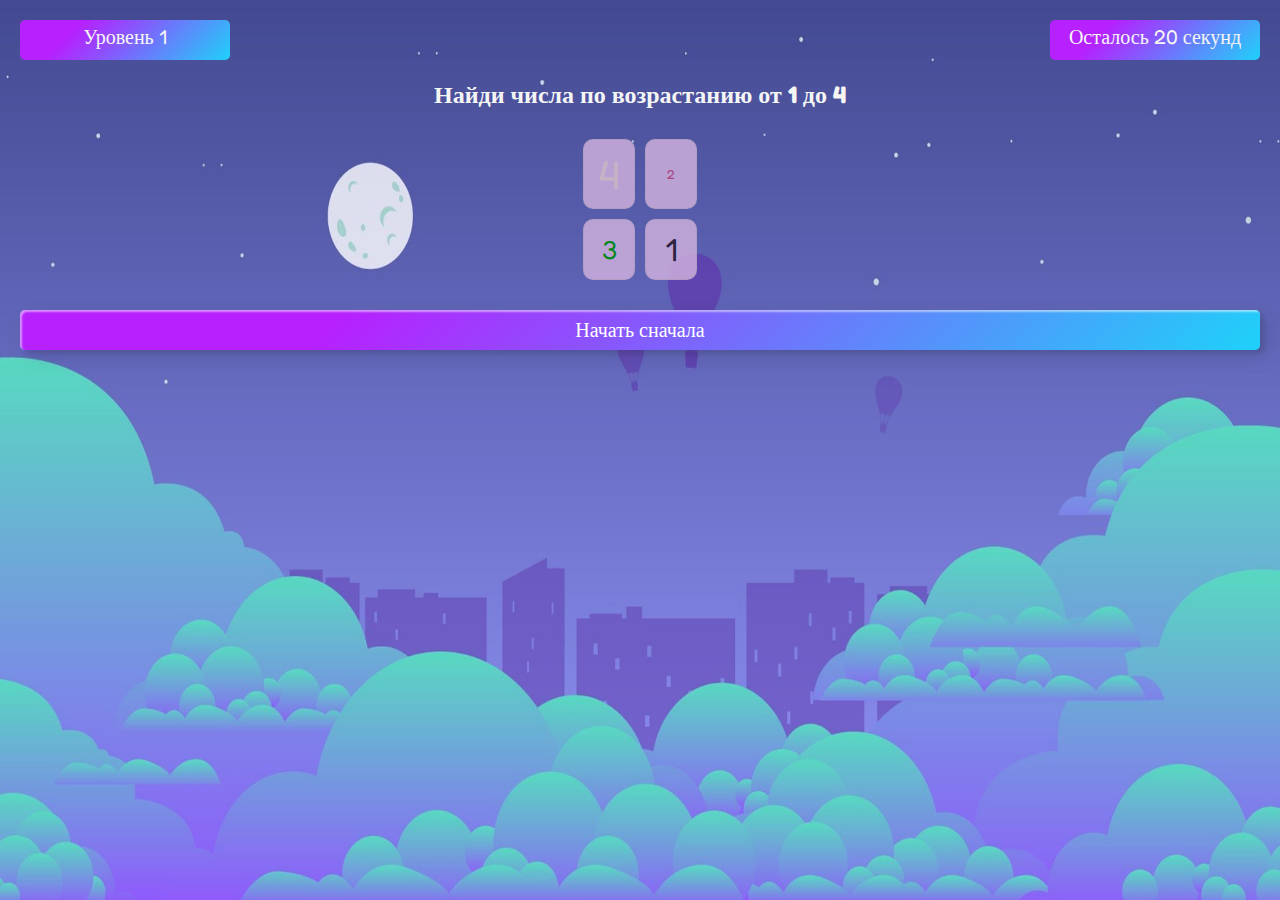
<file: index.html>
<!DOCTYPE html>
<html lang="en">
<head>
    <meta charset="UTF-8">
    <meta http-equiv="X-UA-Compatible" content="IE=edge">
    <meta name="viewport" content="width=device-width, initial-scale=1.0">
    <title>Game</title>
    <link rel="stylesheet" href="style.css">
    
    
</head>
<body>
   

    
    <div class="loser"></div>
    <div class="wrapper">
                    <header>
                        <div class="round">Уровень 1</div>
                        <div id="timer"></div>               
                        
                    </header>

                    <h2></h2>


                <div id="game">
                    <table class="field"></table>
                </div>


                <div><button class="custom-btn btn-9" id="restart">Начать сначала</button></div>

</div>
    <script src="app.js"></script>
</body>
</html>
</file>
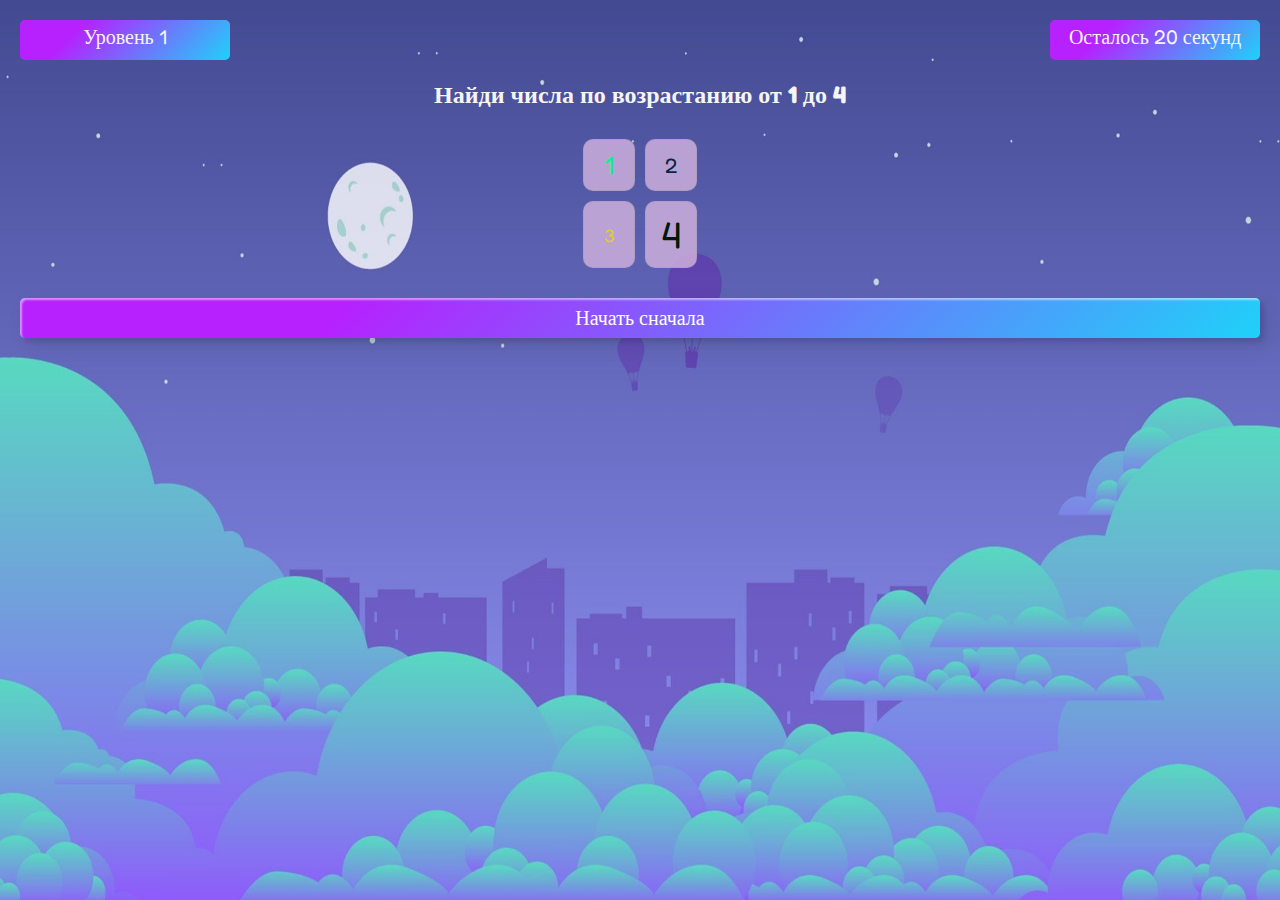
<file: game/index.html>
<!DOCTYPE html>
<html lang="en">
<head>
    <meta charset="UTF-8">
    <meta http-equiv="X-UA-Compatible" content="IE=edge">
    <meta name="viewport" content="width=device-width, initial-scale=1.0">
    <title>Game</title>
    <link rel="stylesheet" href="../style.css">
    
    
</head>
<body>
   

    
    <div class="loser"></div>
    <div class="wrapper">
                    <header>
                        <div class="round">Уровень 1</div>
                        <div id="timer"></div>               
                        
                    </header>

                    <h2></h2>


                <div id="game">
                    <table class="field"></table>
                </div>


                <div><button class="custom-btn btn-9" id="restart">Начать сначала</button></div>

</div>
    <script src="../app.js"></script>
</body>
</html>
</file>
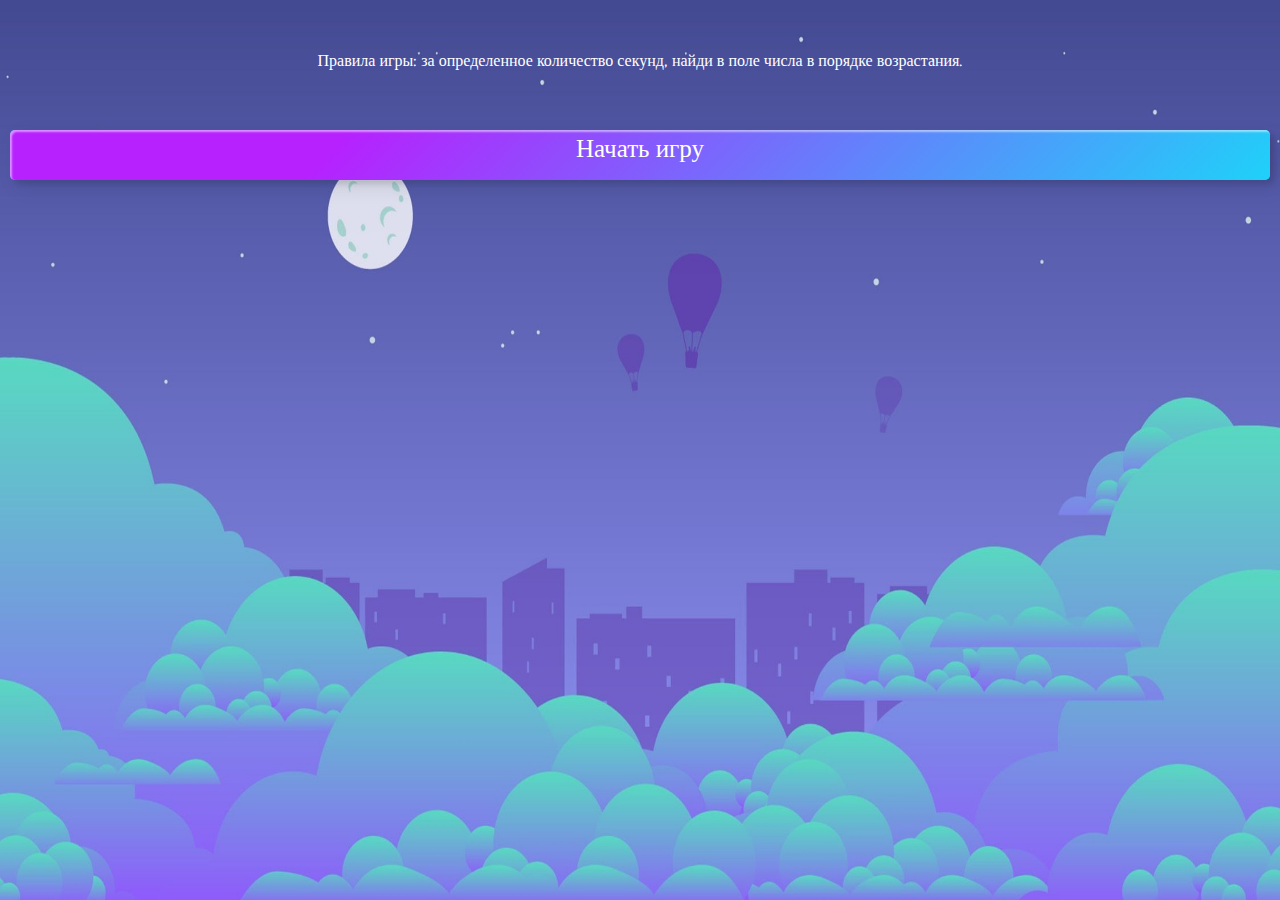
<file: start.html>
<!DOCTYPE html>
<html lang="en">
<head>
    <meta charset="UTF-8">
    <meta http-equiv="X-UA-Compatible" content="IE=edge">
    <meta name="viewport" content="width=device-width, initial-scale=1.0">
    <title>Game</title>
    <link rel="stylesheet" href="style.css">
    
    
</head>
<body>
   
    <div class="wrapper">
       <p> Правила игры: за определенное количество секунд, найди в поле числа в порядке возрастания.</p>
    <a href="game/index.html" class="custom-btn btn-9" id="start" >Начать игру</a>
                <!-- <div><button href="index.html" class="custom-btn btn-9" id="restart">Старт</button></div> -->

</div>

</body>
</html>
</file>
<file: style.css>
@import url('https://fonts.googleapis.com/css2?family=Fredoka+One&display=swap');
* {
    margin: 0px;
    padding: 0px;
    font-family: 'Fredoka One', cursive;
}
#game td {
    padding: 10px;

    border: 1px solid rgba(147, 147, 147, 0.254);
    width: 30px;
    height: 30px;
    border-radius: 10px;
    cursor: pointer;
 
    background-color: #ccaedcd9;
}
p {
    text-align: center;
    margin: 50px;
    color: white;
}
#start {
    text-decoration: none !important;
    text-align: center;
    width: calc(100% - 70px);
   font-size: 25px;
   margin: 10px;
}

body {
    background-image: url(img/bcg.jpg);
    background-size: 100% 100vh;
}

#game td:hover {
    background-color: rgba(255, 246, 80, 0.128);
    box-shadow: 0px 0px 6px 2px rgba(236, 231, 87, 0.77);
}

#game {
   display: none;
   justify-content: center;
   align-items: center; 
}

#timer, .round {
    width: 200px;
    height: 30px;
    text-align: center;
    font-size: 20px;
    color: whitesmoke; 
     background-image: linear-gradient(315deg, #1fd1f9 0%, #b621fe 74%);
     margin: 20px;
     padding: 5px;
     border-radius: 5px;

}
header {
    display: flex;
    width: 100%;
    justify-content: space-between;

}
h2 {
    text-align: center;
    color: whitesmoke; 
}

table {
    text-align: center;
    vertical-align: center;
    margin-top: 20px;
    border-spacing: 10px;
}

.active {
    
    box-shadow: 0px 0px 40px 10px rgb(255, 251, 150) inset;
   
    
}

/* .round {
    width: 100%;
    text-align: center;
    color: blue;
    font-size: 30px;
    color: #5c1082 ;
    margin-top: 30px;
} */

#restart {
    width: calc(100% - 40px);

    margin: 20px;
}

.loser {
    background-image: url('img/1.gif');
    background-position: center center;
    display: none;
    width: 100%;
    height: 100vh;
    
    
}

.custom-btn {
    width: 130px;
    height: 40px;
    color: #fff;
    border-radius: 5px;
    padding: 5px 25px;
    font-family: 'Indie Flower', cursive;
    font-weight: 500;
    background: transparent;
    cursor: pointer;
    transition: all 0.3s ease;
    position: relative;
    display: inline-block;
     box-shadow:inset 2px 2px 2px 0px rgba(255,255,255,.5),
     7px 7px 20px 0px rgba(0,0,0,.1),
     4px 4px 5px 0px rgba(0,0,0,.1);
    outline: none;
    font-size: 20px;
  }
  .btn-9 {
    border: none;
    transition: all 0.3s ease;
    overflow: hidden;
  }
  .btn-9:after {
    position: absolute;
    content: " ";
    z-index: -1;
    top: 0;
    left: 0;
    width: 100%;
    height: 100%;
     background-color: #1fd1f9;
  background-image: linear-gradient(315deg, #1fd1f9 0%, #b621fe 74%);
    transition: all 0.3s ease;
  }
  .btn-9:hover {
    background: transparent;
    box-shadow:  4px 4px 6px 0 rgba(255,255,255,.5),
                -4px -4px 6px 0 rgba(116, 125, 136, .2), 
      inset -4px -4px 6px 0 rgba(255,255,255,.5),
      inset 4px 4px 6px 0 rgba(116, 125, 136, .3);
    color: #fff;
    
  }
  .btn-9:hover:after {
    -webkit-transform: scale(2) rotate(180deg);
    transform: scale(2) rotate(180deg);
    box-shadow:  4px 4px 6px 0 rgba(255,255,255,.5),
                -4px -4px 6px 0 rgba(116, 125, 136, .2), 
      inset -4px -4px 6px 0 rgba(255,255,255,.5),
      inset 4px 4px 6px 0 rgba(116, 125, 136, .3);
  }
</file>
